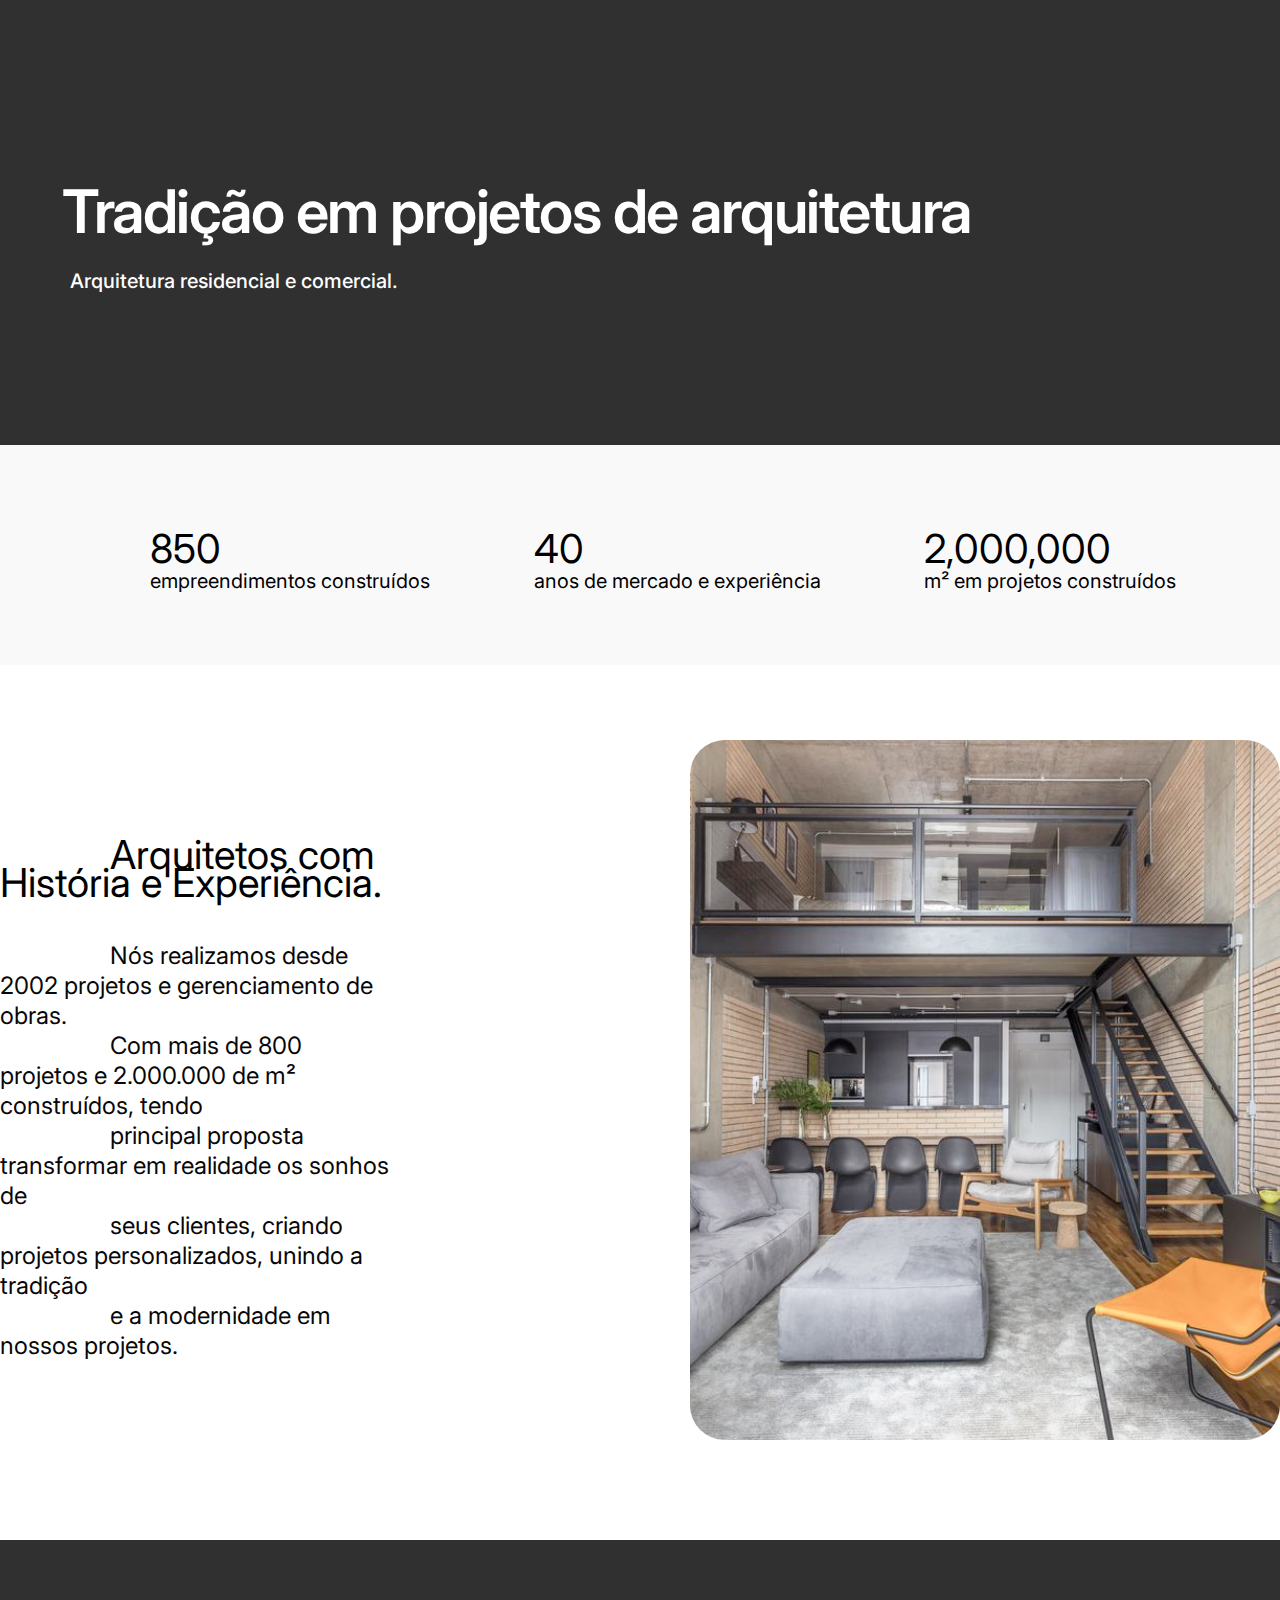
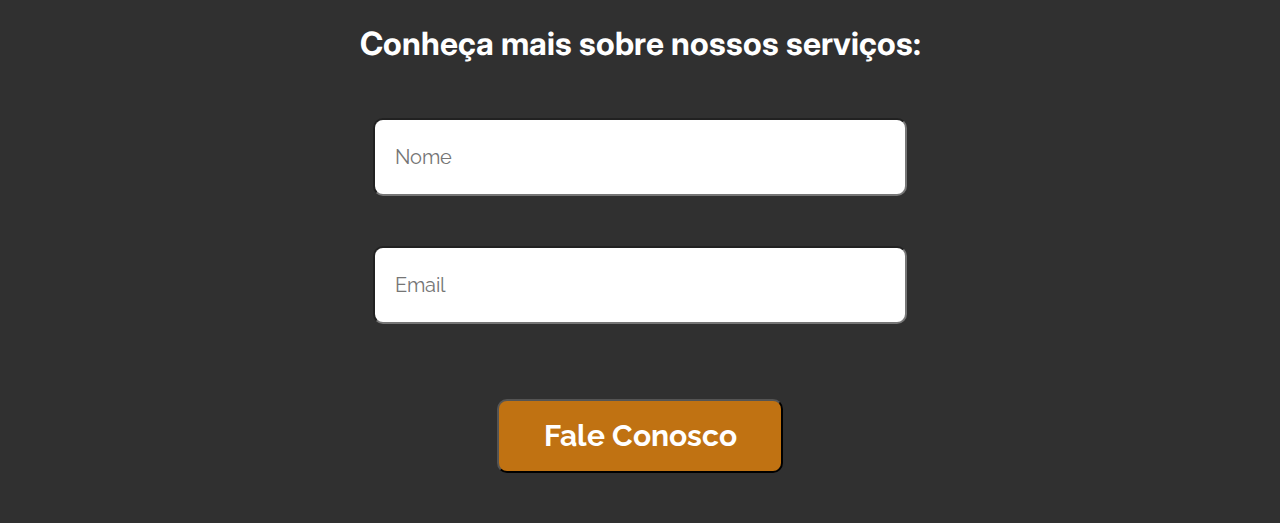
<file: index.html>
<!DOCTYPE html>
<html lang="pt-br">
<head>
    <meta charset="UTF-8">
    <meta name="viewport" content="width=device-width, initial-scale=1.0">
    <link rel="stylesheet" href="style.css">
    <link rel="preconnect" href="https://fonts.googleapis.com">
    <link rel="preconnect" href="https://fonts.gstatic.com" crossorigin>
    <link href="https://fonts.googleapis.com/css2?family=Inter:ital,opsz,wght@0,14..32,100..900;1,14..32,100..900&family=Raleway:ital,wght@0,100..900;1,100..900&display=swap" rel="stylesheet">
    <title>
        Arquitetura - Desafio 01
    </title>
</head>
<body>
    <div id="menusuperior">
        <h1 id="titulo-menusuperior"> 
            Tradição em projetos de arquitetura 
        </h1>
        <h1 id="texto-menusuperior">
            Arquitetura residencial e comercial. 
        </h1>
    </div>
    
    <div id="menuinformacional">
        <p class="info-item"> <span class="numero"> 850 </span> <br>
            <span class="texto"> empreendimentos construídos</span> 
        </p>
        <p class="info-item"> <span class="numero"> 40 </span> <br>
            <span class="texto"> anos de mercado e experiência </span> 
        </p>
        <p class="info-item"> <span class="numero"> 2,000,000 </span> <br>
            <span class="texto"> m² em projetos construídos </span> 
        </p>
    </div>
    
    <div id="secaoimagem">
        <p id="textosecaoimagem">
            <span class="titulo"> Arquitetos com História e Experiência. </span> <br> <br> <br>
            <span class="texto"> Nós realizamos desde 2002 projetos e gerenciamento de obras. <br> </span>
            <span class="texto"> Com mais de 800 projetos e 2.000.000 de m² construídos, tendo <br> </span> 
            <span class="texto"> principal proposta transformar em realidade os sonhos de <br> </span>
            <span class="texto"> seus clientes, criando projetos personalizados, unindo a tradição <br> </span>
            <span class="texto"> e a modernidade em nossos projetos. </span> 
        </p>
        <img id="imagem" src="./imagens/secaoimagem.svg" alt="Ilustração de um projeto arquitetônico">
    </div>
    
    <div id="formulario">
        <h1 id="titulofomulario">
            Conheça mais sobre nossos serviços:
        </h1>
        <form>
            <input id="inputtext" class="form-input" type="text" name="Name" placeholder="Nome" required> <br> 
            <input id="inputtext" class="form-input" type="email" name="Email" placeholder="Email" required> <br> 
            <button id="botao" type="submit"> Fale Conosco</button>
        </form>
    </div>
    <script src="index.js"></script>
</body>
</html>
</file>
<file: style.css>
*{
  margin: 0px;
  font-family: "inter";
}
/*MENU SUPERIOR*/  
#menusuperior{
  background-image:url(./imagens/fundo-menusuperior.svg);
  background: #303030;
}
#titulo-menusuperior{
  color: #FFFFFF;
  width: 1024px;
  height: 72px;
  margin-left: 62px;
  font-weight: 600;
  font-size: 60px;
  letter-spacing: -0.025em;
  padding-top: 175px; 
}
#texto-menusuperior{
  color: #FFFFFF;
  margin-left: 70px;
  font-size: 20px;
  font-weight: 500;
  line-height: 28px;
  padding-top: 20px;
  padding-bottom: 150px;
}

/*MENU INFORMATIVO*/
#menuinformacional{
  background-color:#F9F9F9;
  display: grid;
  grid-auto-flow: column;
  columns: auto;
  padding-left: 150px;
  padding-top: 90px;
  padding-bottom: 70px;
}
.textoinformativo{
  display: flex;
  align-items: center;
}
#menuinformacional span.numero{
  font-weight: 600px;
  font-size: 40px;
  line-height: 28px;
}
#menuinformacional span.texto{
  font-weight: 400px;
  font-size: 20px;
  line-height: 28px;
}

/*SECAO IMAGEM*/
#secaoimagem{
  display: flex;
  align-items: center;
}
#imagem{
  width: 700px;
  height: 700px;
  margin-top: 75px;
  margin-left: 300px;
  border-radius: 30px 0px 0px 0px;
  margin-bottom: 100px;
}
#secaoimagem span.titulo{
  font-weight: 500px;
  font-size: 40px;
  line-height: 20px;
  margin-left: 110px;
  color:#000000;
}
#secaoimagem span.texto{
  font-weight: 100px;
  font-size: 24px;
  line-height: 30px;
  margin-left: 110px;
  color:#070707;
}

/*FORMULARIO*/
#formulario{
  text-align: center;
  background-color: #303030;
}
#titulofomulario{
  font-family: 'Inter';
  font-size: 32px;
  font-weight: 700;
  line-height: 48px;
  text-align: center;
  color: #FFFFFF;
  padding-top: 80px;
}
input{
  background-color:#FFFFFF;
  margin-top: 50px;
  width: 508px;
  height: 72px;
  border-radius: 10px;
}
#inputtext{
  font-family: 'Raleway';
  font-size: 20px;
  font-weight: 400;
  line-height: 28px;
  color: #000000;
  text-align:left;
  padding-left: 20px;
}
#botao{
  font-family: 'Raleway';
  font-size: 30px;
  font-weight: 700;
  line-height: 30px;
}
button{
  background: #C07212;
  width: 286px;
  height: 74px;
  border-radius: 10px;
  color: #FFFFFF;
  margin-top: 75px;
  margin-bottom: 50px;
}
button:hover{
  background-color: #a35e09d6;
  transform:translateY(-10px);
  transition-duration: 1s;
  cursor: pointer;
}
</file>
